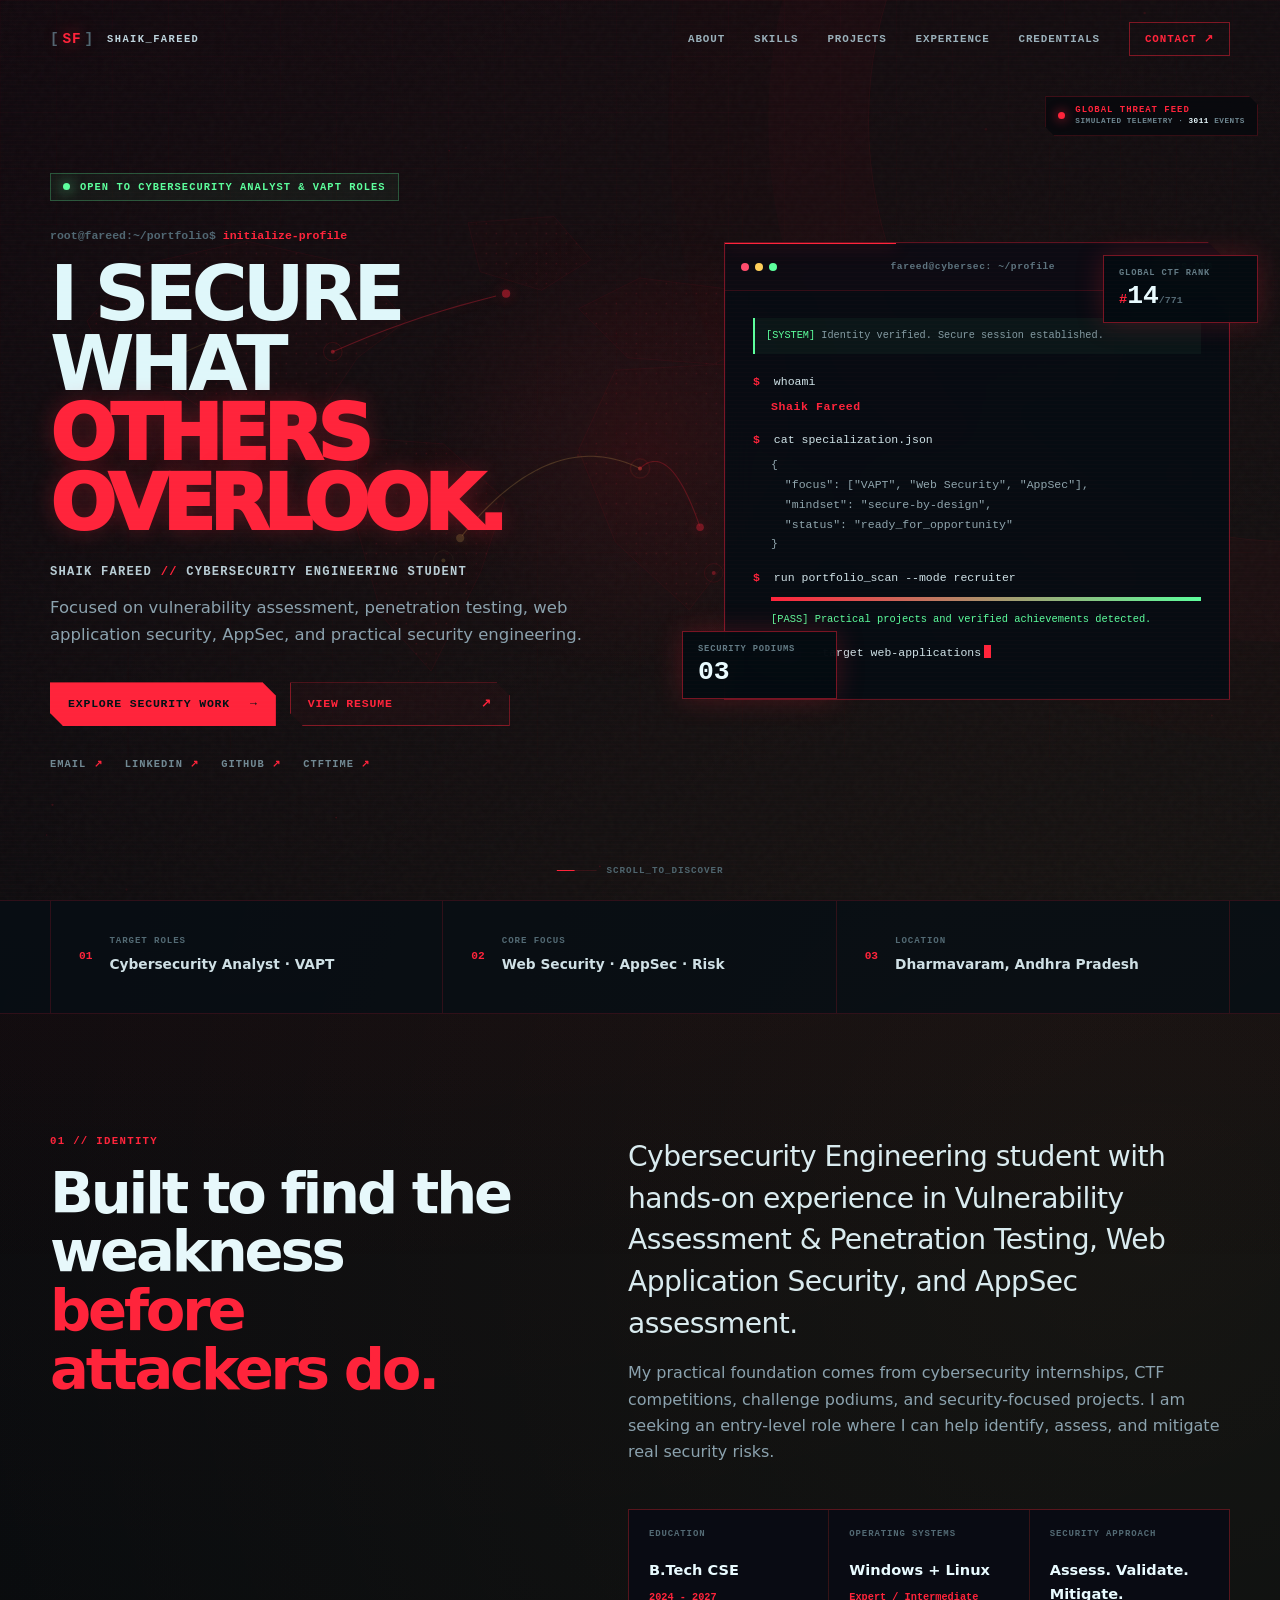
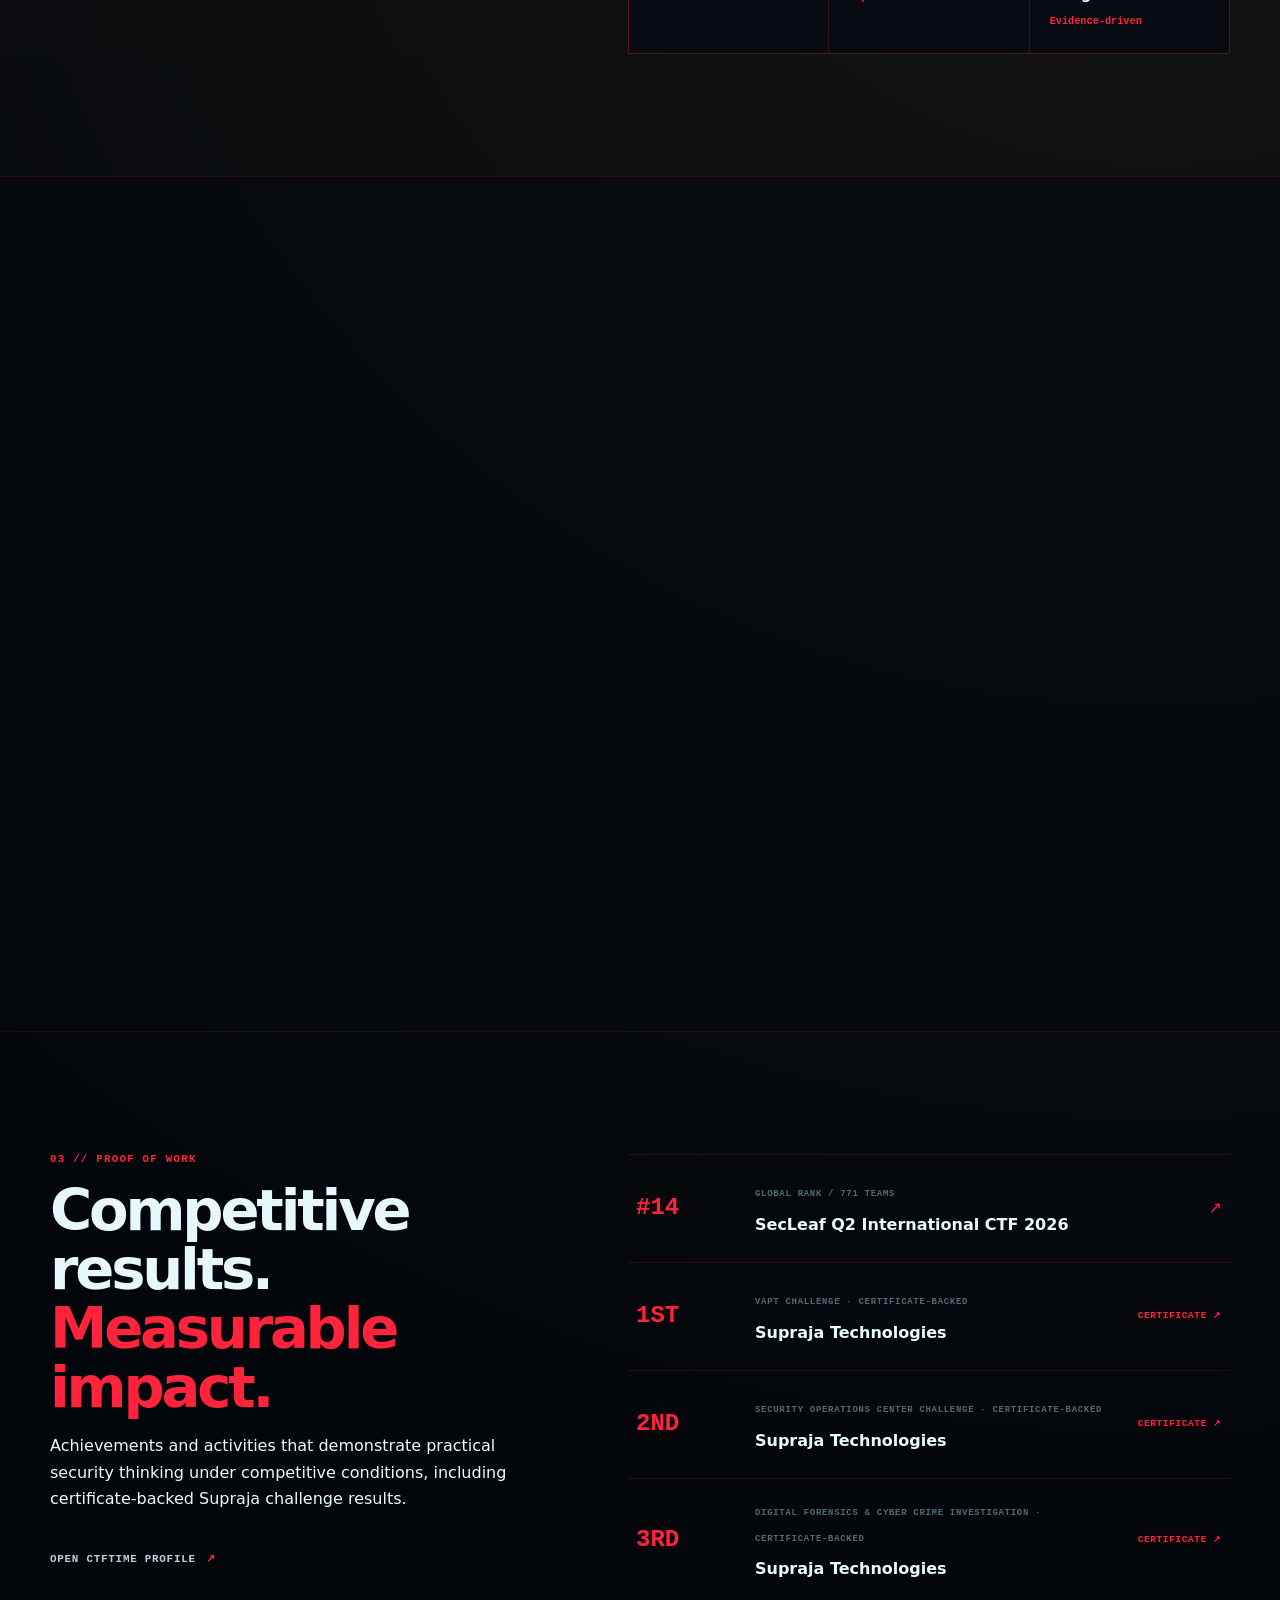
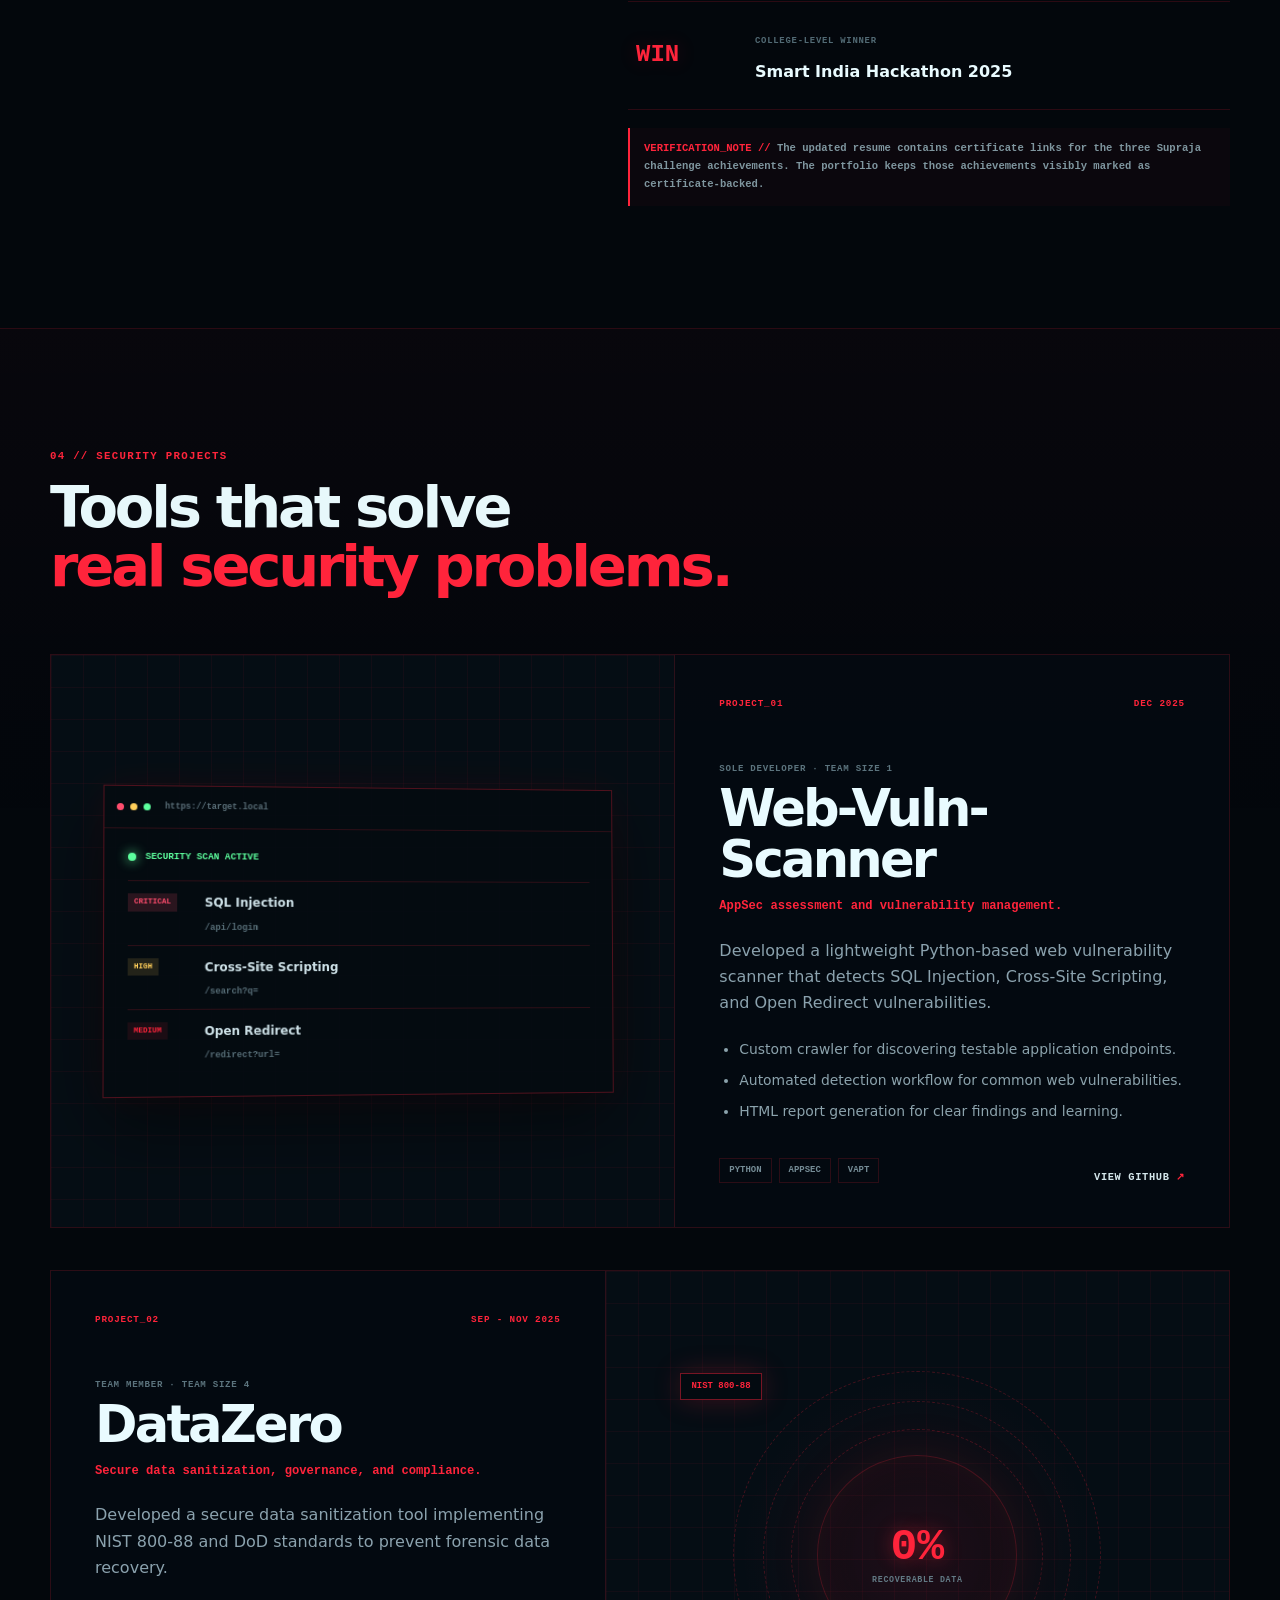
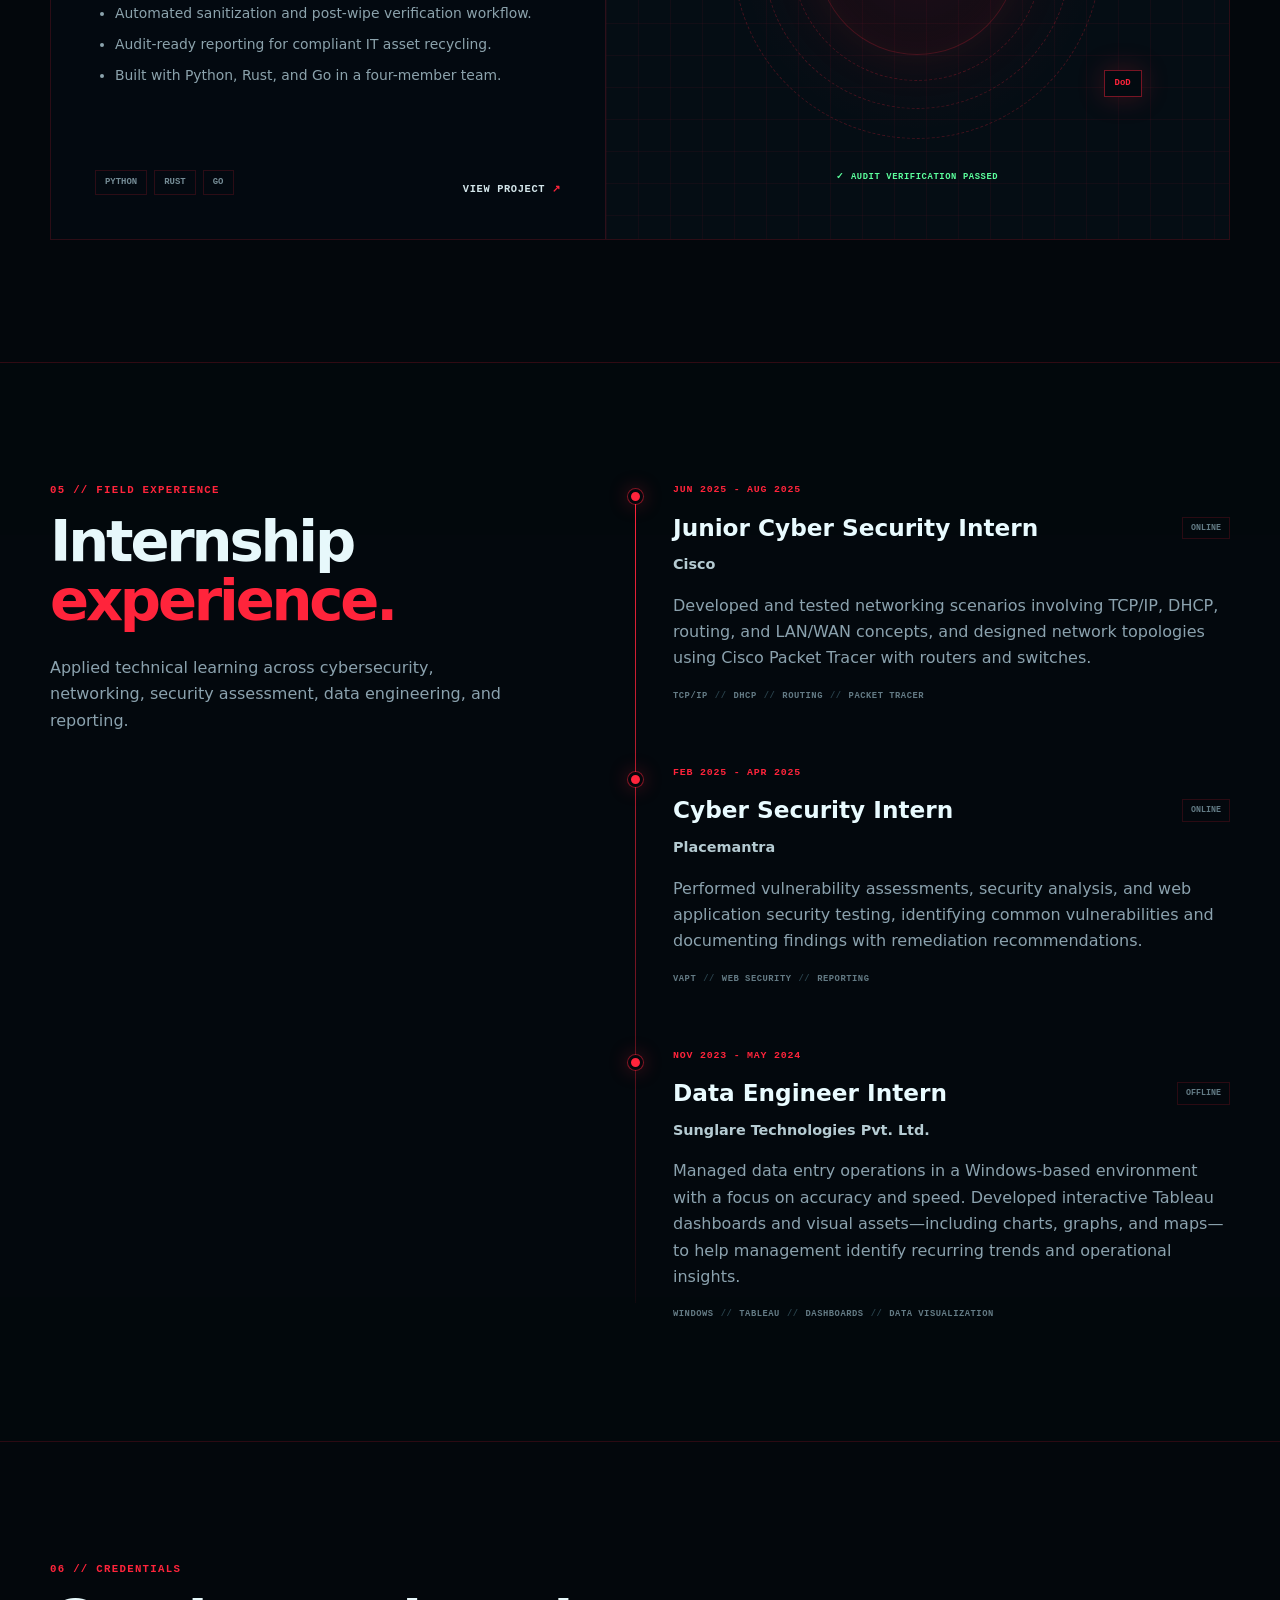
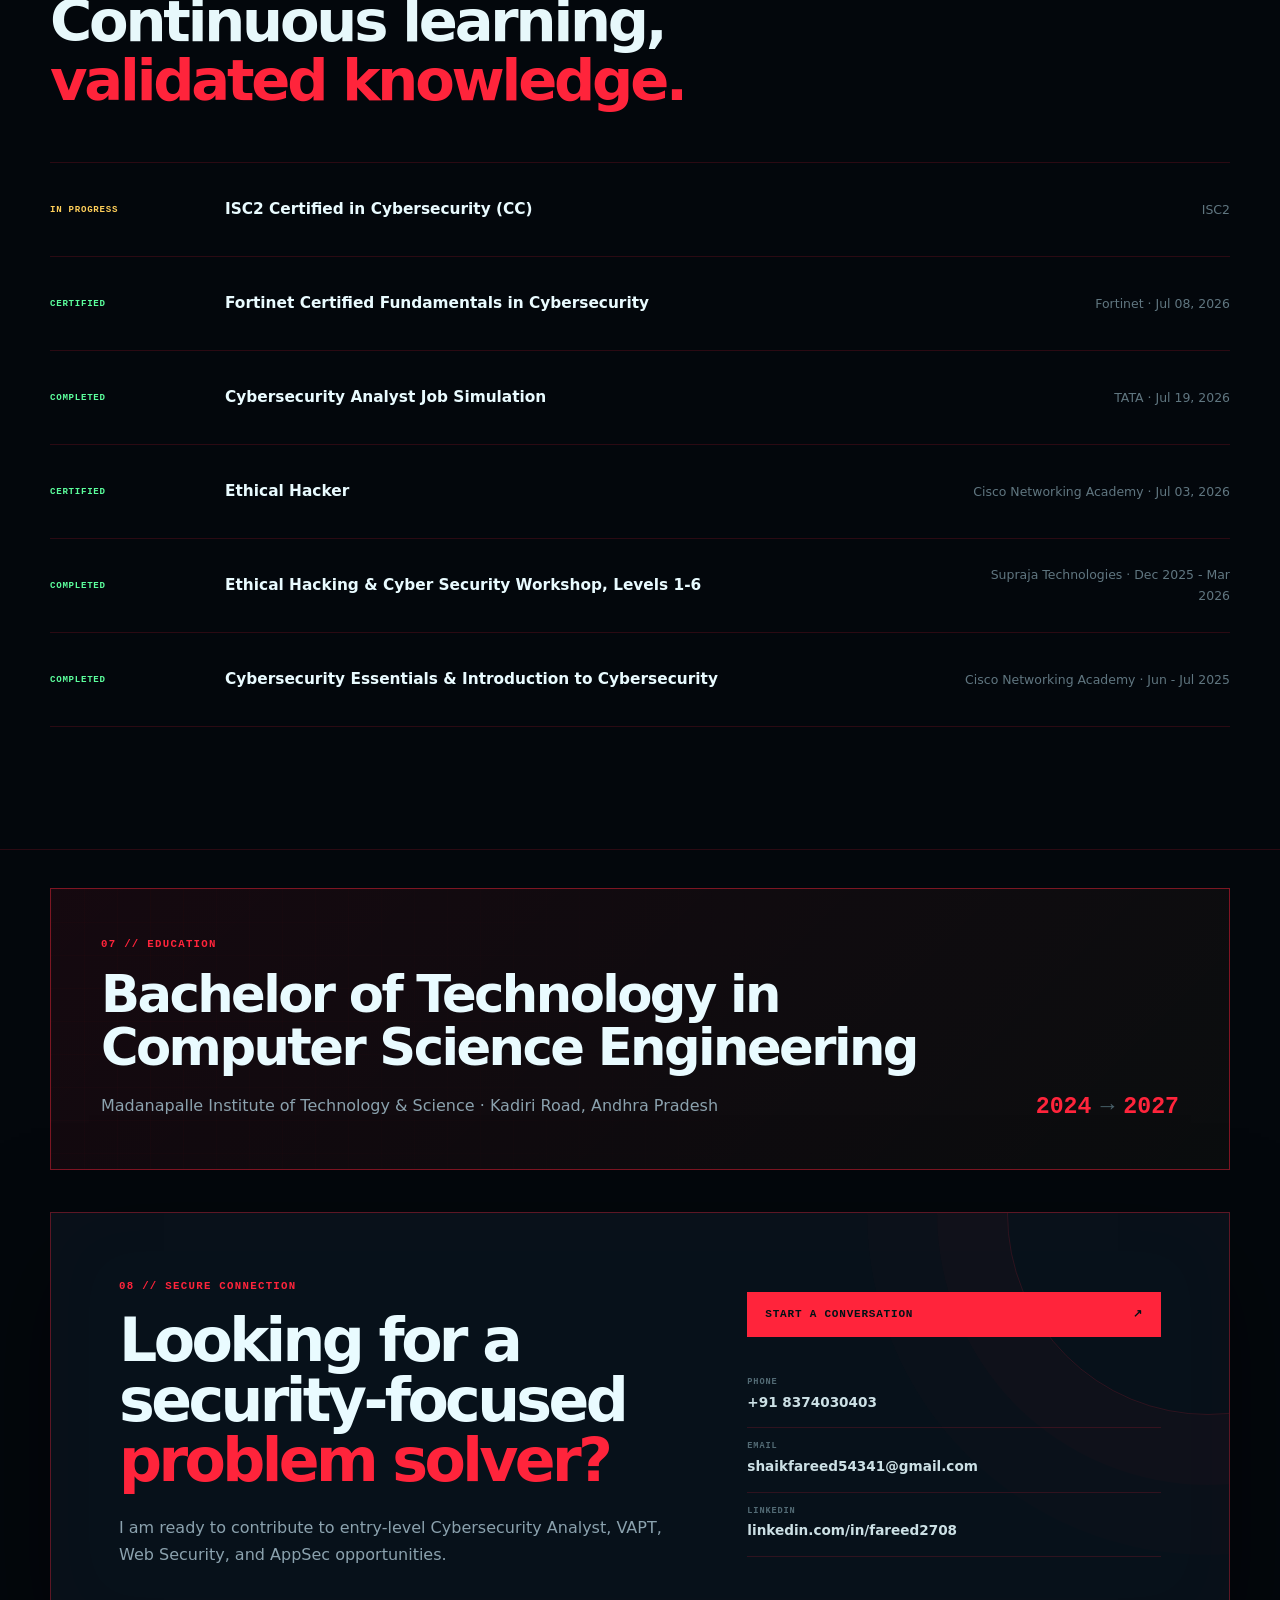
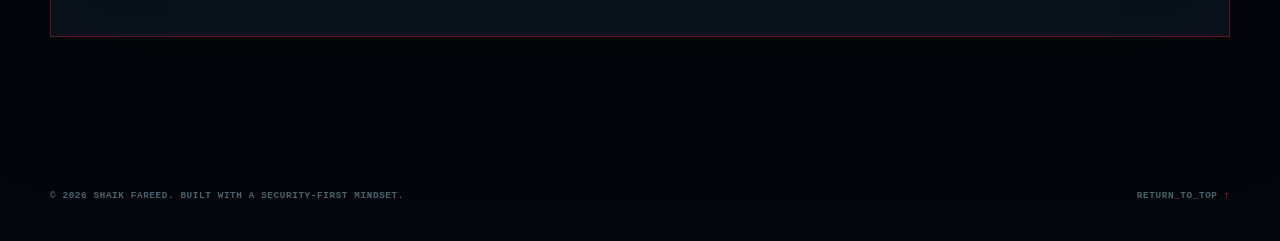
<file: index.html>
<!doctype html>
<html lang="en">
<head>
  <meta charset="utf-8">
  <meta name="viewport" content="width=device-width, initial-scale=1">
  <meta name="description" content="Shaik Fareed is a cybersecurity engineering student specializing in VAPT, web application security, AppSec, vulnerability management, and security testing.">
  <meta name="keywords" content="Shaik Fareed, cybersecurity portfolio, VAPT, web application security, AppSec, penetration testing, vulnerability assessment, cybersecurity analyst">
  <meta name="author" content="Shaik Fareed">
  <meta name="theme-color" content="#05090f">
  <meta name="color-scheme" content="dark">

  <meta property="og:type" content="website">
  <meta property="og:site_name" content="Shaik Fareed Cybersecurity Portfolio">
  <meta property="og:title" content="Shaik Fareed | Cybersecurity • VAPT • AppSec">
  <meta property="og:description" content="Explore Shaik Fareed's VAPT, web application security and AppSec projects, achievements, experience, and certifications.">
  <meta property="og:url" content="https://fareed-sunny.github.io/shaik-fareed-portfolio/">
  <meta property="og:image" content="https://fareed-sunny.github.io/shaik-fareed-portfolio/assets/social-preview.png">
  <meta property="og:image:width" content="1200">
  <meta property="og:image:height" content="630">
  <meta property="og:image:alt" content="Shaik Fareed cybersecurity portfolio social preview">

  <meta name="twitter:card" content="summary_large_image">
  <meta name="twitter:title" content="Shaik Fareed | Cybersecurity • VAPT • AppSec">
  <meta name="twitter:description" content="Cybersecurity portfolio featuring practical VAPT, AppSec and secure data sanitization projects.">
  <meta name="twitter:image" content="https://fareed-sunny.github.io/shaik-fareed-portfolio/assets/social-preview.png">

  <link rel="canonical" href="https://fareed-sunny.github.io/shaik-fareed-portfolio/">
  <link rel="icon" href="assets/favicon.svg" type="image/svg+xml">
  <link rel="stylesheet" href="styles.css">
  <title>Shaik Fareed | Cybersecurity Portfolio</title>

  <script type="application/ld+json">
  {
    "@context": "https://schema.org",
    "@type": "Person",
    "name": "Shaik Fareed",
    "url": "https://fareed-sunny.github.io/shaik-fareed-portfolio/",
    "image": "https://fareed-sunny.github.io/shaik-fareed-portfolio/assets/social-preview.png",
    "jobTitle": "Cybersecurity Engineering Student",
    "description": "Cybersecurity Engineering student focused on VAPT, Web Application Security and AppSec.",
    "email": "mailto:shaikfareed54341@gmail.com",
    "telephone": "+91-8374030403",
    "address": {
      "@type": "PostalAddress",
      "addressLocality": "Dharmavaram",
      "addressRegion": "Andhra Pradesh",
      "postalCode": "515671",
      "addressCountry": "IN"
    },
    "sameAs": [
      "https://www.linkedin.com/in/fareed2708/",
      "https://github.com/Fareed-sunny",
      "https://ctftime.org/team/437108"
    ],
    "alumniOf": {
      "@type": "CollegeOrUniversity",
      "name": "Madanapalle Institute of Technology & Science"
    },
    "knowsAbout": [
      "Vulnerability Assessment and Penetration Testing",
      "Web Application Security",
      "Application Security",
      "Vulnerability Management",
      "Incident Response",
      "Network Security",
      "OSINT",
      "Risk Assessment"
    ]
  }
  </script>
</head>
<body>
  <a class="skip-link" href="#main">Skip to main content</a>

  <canvas id="threat-map" aria-hidden="true"></canvas>
  <canvas id="cyber-canvas" aria-hidden="true"></canvas>
  <div class="threat-status" aria-hidden="true">
    <span class="threat-status-dot"></span>
    <div><strong>GLOBAL THREAT FEED</strong><small>SIMULATED TELEMETRY · <b id="threat-count">0000</b> EVENTS</small></div>
  </div>
  <div class="noise" aria-hidden="true"></div>
  <div class="scanlines" aria-hidden="true"></div>
  <div class="cursor-aura" aria-hidden="true"></div>

  <header class="site-header" id="top">
    <div class="shell navigation">
      <a class="brand" href="#top" aria-label="Shaik Fareed portfolio home">
        <span class="brand-bracket">[</span><span class="brand-name">SF</span><span class="brand-bracket">]</span>
        <span class="brand-label">SHAIK_FAREED</span>
      </a>

      <button class="menu-toggle" type="button" aria-label="Open menu" aria-expanded="false" aria-controls="primary-nav">
        <span></span><span></span><span></span>
      </button>

      <nav id="primary-nav" class="primary-nav" aria-label="Primary navigation">
        <a href="#about">About</a>
        <a href="#skills">Skills</a>
        <a href="#projects">Projects</a>
        <a href="#experience">Experience</a>
        <a href="#credentials">Credentials</a>
        <a class="nav-contact" href="#contact">Contact <span>↗</span></a>
      </nav>
    </div>
  </header>

  <main id="main">
    <section class="hero section" aria-labelledby="hero-title">
      <div class="shell hero-layout">
        <div class="hero-copy reveal">
          <div class="availability"><i></i> OPEN TO CYBERSECURITY ANALYST &amp; VAPT ROLES</div>
          <p class="command-label">root@fareed:~/portfolio$ <span>initialize-profile</span></p>
          <h1 id="hero-title">
            <span class="intro">I secure what</span>
            <span class="glitch" data-text="OTHERS OVERLOOK.">OTHERS OVERLOOK.</span>
          </h1>
          <p class="hero-name">SHAIK FAREED <span>//</span> CYBERSECURITY ENGINEERING STUDENT</p>
          <p class="hero-summary">
            Focused on vulnerability assessment, penetration testing, web application security, AppSec, and practical security engineering.
          </p>

          <div class="hero-actions">
            <a class="cyber-button primary" href="#projects"><span>Explore Security Work</span><b>→</b></a>
            <a class="cyber-button ghost" href="assets/Shaik_Fareed_Resume.pdf" target="_blank" rel="noopener"><span>View Resume</span><b>↗</b></a>
          </div>

          <div class="social-strip" aria-label="Professional links">
            <a href="mailto:shaikfareed54341@gmail.com">EMAIL <span>↗</span></a>
            <a href="https://www.linkedin.com/in/fareed2708/" target="_blank" rel="noopener noreferrer">LINKEDIN <span>↗</span></a>
            <a href="https://github.com/Fareed-sunny" target="_blank" rel="noopener noreferrer">GITHUB <span>↗</span></a>
            <a href="https://ctftime.org/team/437108" target="_blank" rel="noopener noreferrer">CTFTIME <span>↗</span></a>
          </div>
        </div>

        <div class="hero-console reveal" aria-label="Interactive cybersecurity profile terminal">
          <div class="console-frame">
            <div class="console-topbar">
              <div class="window-controls" aria-hidden="true"><span></span><span></span><span></span></div>
              <p>fareed@cybersec: ~/profile</p>
              <span class="encrypted">AES-256</span>
            </div>
            <div class="console-body">
              <div class="system-line"><span>[SYSTEM]</span> Identity verified. Secure session established.</div>
              <p><b>$</b> whoami</p>
              <div class="terminal-result accent">Shaik Fareed</div>
              <p><b>$</b> cat specialization.json</p>
              <pre class="terminal-result"><code>{
  "focus": ["VAPT", "Web Security", "AppSec"],
  "mindset": "secure-by-design",
  "status": "ready_for_opportunity"
}</code></pre>
              <p><b>$</b> run portfolio_scan --mode recruiter</p>
              <div class="scan-progress" aria-label="Recruiter portfolio scan">
                <span></span>
              </div>
              <div class="terminal-result success">[PASS] Practical projects and verified achievements detected.</div>
              <p class="typing-row"><b>$</b> <span id="terminal-typing"></span><i></i></p>
            </div>
          </div>

          <div class="floating-stat stat-one">
            <span>GLOBAL CTF RANK</span>
            <strong><em>#</em>14<small>/771</small></strong>
          </div>
          <div class="floating-stat stat-two">
            <span>SECURITY PODIUMS</span>
            <strong>03</strong>
          </div>
        </div>
      </div>
      <a class="scroll-cue" href="#about" aria-label="Scroll to about section"><span></span>SCROLL_TO_DISCOVER</a>
    </section>

    <section class="recruiter-bar" aria-label="Recruiter summary">
      <div class="shell recruiter-grid">
        <article><span>01</span><div><small>TARGET ROLES</small><strong>Cybersecurity Analyst · VAPT</strong></div></article>
        <article><span>02</span><div><small>CORE FOCUS</small><strong>Web Security · AppSec · Risk</strong></div></article>
        <article><span>03</span><div><small>LOCATION</small><strong>Dharmavaram, Andhra Pradesh</strong></div></article>
      </div>
    </section>

    <section class="section about-section" id="about" aria-labelledby="about-title">
      <div class="shell split-layout">
        <div class="section-heading reveal">
          <p class="section-code">01 // IDENTITY</p>
          <h2 id="about-title">Built to find the weakness<br><span>before attackers do.</span></h2>
        </div>
        <div class="about-copy reveal">
          <p class="lead">Cybersecurity Engineering student with hands-on experience in Vulnerability Assessment &amp; Penetration Testing, Web Application Security, and AppSec assessment.</p>
          <p>My practical foundation comes from cybersecurity internships, CTF competitions, challenge podiums, and security-focused projects. I am seeking an entry-level role where I can help identify, assess, and mitigate real security risks.</p>
          <div class="identity-grid">
            <article><small>EDUCATION</small><strong>B.Tech CSE</strong><span>2024 - 2027</span></article>
            <article><small>OPERATING SYSTEMS</small><strong>Windows + Linux</strong><span>Expert / Intermediate</span></article>
            <article><small>SECURITY APPROACH</small><strong>Assess. Validate. Mitigate.</strong><span>Evidence-driven</span></article>
          </div>
        </div>
      </div>
    </section>

    <section class="section skills-section" id="skills" aria-labelledby="skills-title">
      <div class="shell">
        <div class="section-heading centered reveal">
          <p class="section-code">02 // SECURITY STACK</p>
          <h2 id="skills-title">Technical capabilities</h2>
          <p>A practical skill set centered on offensive testing, application security, risk analysis, and defensive awareness.</p>
        </div>

        <div class="skill-matrix">
          <article class="skill-card featured reveal">
            <div class="card-corners" aria-hidden="true"></div>
            <div class="skill-icon">01</div>
            <h3>VAPT &amp; AppSec</h3>
            <p>Vulnerability assessment, penetration testing, web application security, AppSec assessment, and vulnerability management.</p>
            <div class="signal-bars" aria-label="Primary focus strength"><span></span><span></span><span></span><span></span><span></span></div>
          </article>
          <article class="skill-card reveal">
            <div class="card-corners" aria-hidden="true"></div>
            <div class="skill-icon">02</div>
            <h3>Security Operations</h3>
            <p>Incident response, risk assessment, vulnerability triage, and security analysis informed by SOC challenge experience.</p>
            <div class="signal-bars four" aria-label="Strong focus strength"><span></span><span></span><span></span><span></span><span></span></div>
          </article>
          <article class="skill-card reveal">
            <div class="card-corners" aria-hidden="true"></div>
            <div class="skill-icon">03</div>
            <h3>Network &amp; OSINT</h3>
            <p>Network security, OSINT, TCP/IP, DHCP, routing, LAN/WAN concepts, and security-focused network analysis.</p>
            <div class="signal-bars four" aria-label="Strong focus strength"><span></span><span></span><span></span><span></span><span></span></div>
          </article>
        </div>

        <div class="capability-cloud reveal" aria-label="Security domain keywords">
          <span>VAPT</span><span>WEB APPLICATION SECURITY</span><span>APPSEC</span><span>VULNERABILITY MANAGEMENT</span><span>INCIDENT RESPONSE</span><span>NETWORK SECURITY</span><span>OSINT</span><span>RISK ASSESSMENT</span>
        </div>
      </div>
    </section>

    <section class="section achievements-section" id="achievements" aria-labelledby="achievements-title">
      <div class="shell split-layout achievement-layout">
        <div class="section-heading reveal">
          <p class="section-code">03 // PROOF OF WORK</p>
          <h2 id="achievements-title">Competitive results.<br><span>Measurable impact.</span></h2>
          <p>Achievements and activities that demonstrate practical security thinking under competitive conditions, including certificate-backed Supraja challenge results.</p>
          <a class="inline-link" href="https://ctftime.org/team/437108" target="_blank" rel="noopener noreferrer">Open CTFtime profile <span>↗</span></a>
        </div>

        <div class="achievement-list">
          <a class="achievement-row reveal" href="https://ctftime.org/team/437108" target="_blank" rel="noopener noreferrer">
            <div class="achievement-rank">#14</div>
            <div><small>GLOBAL RANK / 771 TEAMS</small><h3>SecLeaf Q2 International CTF 2026</h3></div>
            <span>↗</span>
          </a>
          <a class="achievement-row reveal certificate-row" href="assets/Shaik_Fareed_Resume.pdf#page=1" target="_blank" rel="noopener">
            <div class="achievement-rank">1ST</div>
            <div><small>VAPT CHALLENGE · CERTIFICATE-BACKED</small><h3>Supraja Technologies</h3></div>
            <span class="certificate-proof">CERTIFICATE ↗</span>
          </a>
          <a class="achievement-row reveal certificate-row" href="assets/Shaik_Fareed_Resume.pdf#page=1" target="_blank" rel="noopener">
            <div class="achievement-rank">2ND</div>
            <div><small>SECURITY OPERATIONS CENTER CHALLENGE · CERTIFICATE-BACKED</small><h3>Supraja Technologies</h3></div>
            <span class="certificate-proof">CERTIFICATE ↗</span>
          </a>
          <a class="achievement-row reveal certificate-row" href="assets/Shaik_Fareed_Resume.pdf#page=1" target="_blank" rel="noopener">
            <div class="achievement-rank">3RD</div>
            <div><small>DIGITAL FORENSICS &amp; CYBER CRIME INVESTIGATION · CERTIFICATE-BACKED</small><h3>Supraja Technologies</h3></div>
            <span class="certificate-proof">CERTIFICATE ↗</span>
          </a>
          <article class="achievement-row reveal">
            <div class="achievement-rank">WIN</div>
            <div><small>COLLEGE-LEVEL WINNER</small><h3>Smart India Hackathon 2025</h3></div>
          </article>
          <p class="certificate-note reveal"><span>VERIFICATION_NOTE //</span> The updated resume contains certificate links for the three Supraja challenge achievements. The portfolio keeps those achievements visibly marked as certificate-backed.</p>
        </div>
      </div>
    </section>

    <section class="section projects-section" id="projects" aria-labelledby="projects-title">
      <div class="shell">
        <div class="section-heading reveal">
          <p class="section-code">04 // SECURITY PROJECTS</p>
          <h2 id="projects-title">Tools that solve<br><span>real security problems.</span></h2>
        </div>

        <div class="project-stack">
          <article class="project-case reveal">
            <div class="project-visual scanner-visual" aria-hidden="true">
              <div class="browser-frame">
                <div class="browser-top"><i></i><i></i><i></i><span>https://target.local</span></div>
                <div class="browser-body">
                  <div class="scan-target"><span></span><b>SECURITY SCAN ACTIVE</b></div>
                  <div class="finding critical"><span>CRITICAL</span><strong>SQL Injection</strong><small>/api/login</small></div>
                  <div class="finding high"><span>HIGH</span><strong>Cross-Site Scripting</strong><small>/search?q=</small></div>
                  <div class="finding medium"><span>MEDIUM</span><strong>Open Redirect</strong><small>/redirect?url=</small></div>
                </div>
              </div>
            </div>
            <div class="project-content">
              <div class="project-meta"><span>PROJECT_01</span><span>DEC 2025</span></div>
              <p class="project-role">SOLE DEVELOPER · TEAM SIZE 1</p>
              <h3>Web-Vuln-Scanner</h3>
              <p class="project-tagline">AppSec assessment and vulnerability management.</p>
              <p>Developed a lightweight Python-based web vulnerability scanner that detects SQL Injection, Cross-Site Scripting, and Open Redirect vulnerabilities.</p>
              <ul>
                <li>Custom crawler for discovering testable application endpoints.</li>
                <li>Automated detection workflow for common web vulnerabilities.</li>
                <li>HTML report generation for clear findings and learning.</li>
              </ul>
              <div class="project-footer">
                <div><span>PYTHON</span><span>APPSEC</span><span>VAPT</span></div>
                <a href="https://github.com/Fareed-sunny" target="_blank" rel="noopener noreferrer">View GitHub <b>↗</b></a>
              </div>
            </div>
          </article>

          <article class="project-case reverse reveal">
            <div class="project-visual datazero-visual" aria-hidden="true">
              <div class="data-core">
                <div class="core-ring r1"></div><div class="core-ring r2"></div><div class="core-ring r3"></div>
                <strong>0%</strong><span>RECOVERABLE DATA</span>
              </div>
              <div class="standard-tag nist">NIST 800-88</div>
              <div class="standard-tag dod">DoD</div>
              <div class="verification">✓ AUDIT VERIFICATION PASSED</div>
            </div>
            <div class="project-content">
              <div class="project-meta"><span>PROJECT_02</span><span>SEP - NOV 2025</span></div>
              <p class="project-role">TEAM MEMBER · TEAM SIZE 4</p>
              <h3>DataZero</h3>
              <p class="project-tagline">Secure data sanitization, governance, and compliance.</p>
              <p>Developed a secure data sanitization tool implementing NIST 800-88 and DoD standards to prevent forensic data recovery.</p>
              <ul>
                <li>Automated sanitization and post-wipe verification workflow.</li>
                <li>Audit-ready reporting for compliant IT asset recycling.</li>
                <li>Built with Python, Rust, and Go in a four-member team.</li>
              </ul>
              <div class="project-footer">
                <div><span>PYTHON</span><span>RUST</span><span>GO</span></div>
                <a href="https://github.com/Fareed-sunny/DataZero" target="_blank" rel="noopener noreferrer">View Project <b>↗</b></a>
              </div>
            </div>
          </article>
        </div>
      </div>
    </section>

    <section class="section experience-section" id="experience" aria-labelledby="experience-title">
      <div class="shell split-layout">
        <div class="section-heading sticky reveal">
          <p class="section-code">05 // FIELD EXPERIENCE</p>
          <h2 id="experience-title">Internship<br><span>experience.</span></h2>
          <p>Applied technical learning across cybersecurity, networking, security assessment, data engineering, and reporting.</p>
        </div>
        <div class="timeline">
          <article class="timeline-entry reveal">
            <div class="timeline-node"></div>
            <p class="timeline-date">JUN 2025 - AUG 2025</p>
            <div class="timeline-header"><h3>Junior Cyber Security Intern</h3><span>ONLINE</span></div>
            <h4>Cisco</h4>
            <p>Developed and tested networking scenarios involving TCP/IP, DHCP, routing, and LAN/WAN concepts, and designed network topologies using Cisco Packet Tracer with routers and switches.</p>
            <div class="timeline-tags"><span>TCP/IP</span><span>DHCP</span><span>ROUTING</span><span>PACKET TRACER</span></div>
          </article>
          <article class="timeline-entry reveal">
            <div class="timeline-node"></div>
            <p class="timeline-date">FEB 2025 - APR 2025</p>
            <div class="timeline-header"><h3>Cyber Security Intern</h3><span>ONLINE</span></div>
            <h4>Placemantra</h4>
            <p>Performed vulnerability assessments, security analysis, and web application security testing, identifying common vulnerabilities and documenting findings with remediation recommendations.</p>
            <div class="timeline-tags"><span>VAPT</span><span>WEB SECURITY</span><span>REPORTING</span></div>
          </article>
          <article class="timeline-entry reveal">
            <div class="timeline-node"></div>
            <p class="timeline-date">NOV 2023 - MAY 2024</p>
            <div class="timeline-header"><h3>Data Engineer Intern</h3><span>OFFLINE</span></div>
            <h4>Sunglare Technologies Pvt. Ltd.</h4>
            <p>Managed data entry operations in a Windows-based environment with a focus on accuracy and speed. Developed interactive Tableau dashboards and visual assets—including charts, graphs, and maps—to help management identify recurring trends and operational insights.</p>
            <div class="timeline-tags"><span>WINDOWS</span><span>TABLEAU</span><span>DASHBOARDS</span><span>DATA VISUALIZATION</span></div>
          </article>
        </div>
      </div>
    </section>

    <section class="section credentials-section" id="credentials" aria-labelledby="credentials-title">
      <div class="shell">
        <div class="section-heading reveal">
          <p class="section-code">06 // CREDENTIALS</p>
          <h2 id="credentials-title">Continuous learning,<br><span>validated knowledge.</span></h2>
        </div>
        <div class="credential-list">
          <article class="credential-row reveal"><span class="credential-state progress">IN PROGRESS</span><h3>ISC2 Certified in Cybersecurity (CC)</h3><p>ISC2</p></article>
          <article class="credential-row reveal"><span class="credential-state">CERTIFIED</span><h3>Fortinet Certified Fundamentals in Cybersecurity</h3><p>Fortinet · Jul 08, 2026</p></article>
          <article class="credential-row reveal"><span class="credential-state">COMPLETED</span><h3>Cybersecurity Analyst Job Simulation</h3><p>TATA · Jul 19, 2026</p></article>
          <article class="credential-row reveal"><span class="credential-state">CERTIFIED</span><h3>Ethical Hacker</h3><p>Cisco Networking Academy · Jul 03, 2026</p></article>
          <article class="credential-row reveal"><span class="credential-state">COMPLETED</span><h3>Ethical Hacking &amp; Cyber Security Workshop, Levels 1-6</h3><p>Supraja Technologies · Dec 2025 - Mar 2026</p></article>
          <article class="credential-row reveal"><span class="credential-state">COMPLETED</span><h3>Cybersecurity Essentials &amp; Introduction to Cybersecurity</h3><p>Cisco Networking Academy · Jun - Jul 2025</p></article>
        </div>
      </div>
    </section>

    <section class="education-section">
      <div class="shell">
        <article class="education-card reveal">
          <div>
            <p class="section-code">07 // EDUCATION</p>
            <h2>Bachelor of Technology in<br>Computer Science Engineering</h2>
            <p>Madanapalle Institute of Technology &amp; Science · Kadiri Road, Andhra Pradesh</p>
          </div>
          <strong>2024<span>→</span>2027</strong>
        </article>
      </div>
    </section>

    <section class="section contact-section" id="contact" aria-labelledby="contact-title">
      <div class="shell contact-panel reveal">
        <div class="contact-copy">
          <p class="section-code">08 // SECURE CONNECTION</p>
          <h2 id="contact-title">Looking for a security-focused<br><span>problem solver?</span></h2>
          <p>I am ready to contribute to entry-level Cybersecurity Analyst, VAPT, Web Security, and AppSec opportunities.</p>
        </div>
        <div class="contact-actions">
          <a class="contact-primary" href="mailto:shaikfareed54341@gmail.com?subject=Cybersecurity%20Opportunity%20for%20Shaik%20Fareed">Start a conversation <span>↗</span></a>
          <a href="tel:+918374030403"><small>PHONE</small><strong>+91 8374030403</strong></a>
          <a href="mailto:shaikfareed54341@gmail.com"><small>EMAIL</small><strong>shaikfareed54341@gmail.com</strong></a>
          <a href="https://www.linkedin.com/in/fareed2708/" target="_blank" rel="noopener noreferrer"><small>LINKEDIN</small><strong>linkedin.com/in/fareed2708</strong></a>
        </div>
      </div>
    </section>
  </main>

  <footer class="site-footer">
    <div class="shell">
      <p>© <span id="year"></span> SHAIK FAREED. BUILT WITH A SECURITY-FIRST MINDSET.</p>
      <a href="#top">RETURN_TO_TOP <span>↑</span></a>
    </div>
  </footer>

  <script src="script.js"></script>
</body>
</html>
</file>
<file: styles.css>
:root {
  --bg: #03070c;
  --bg-soft: #070d14;
  --panel: rgba(8, 17, 27, .82);
  --panel-solid: #08111b;
  --text: #e9fbff;
  --muted: #8ba2ae;
  --dim: #526873;
  --cyan: #00f6ff;
  --cyan-soft: #67fbff;
  --neon-rgb: 0, 246, 255;
  --neon-soft-rgb: 103, 251, 255;
  --green: #5cff9d;
  --green-rgb: 92, 255, 157;
  --violet: #8b5cff;
  --violet-rgb: 139, 92, 255;
  --red: #ff4d6d;
  --amber: #ffcf5a;
  --line: rgba(var(--neon-rgb), .16);
  --line-bright: rgba(var(--neon-rgb), .46);
  --glow: 0 0 28px rgba(var(--neon-rgb), .22);
  --shell: min(1180px, calc(100vw - 42px));
  --radius: 18px;
  --mono: "SFMono-Regular", Consolas, "Liberation Mono", Menlo, monospace;
  --sans: Inter, ui-sans-serif, system-ui, -apple-system, BlinkMacSystemFont, "Segoe UI", sans-serif;
}

* { box-sizing: border-box; }
:where(.brand-name, .primary-nav a, .cyber-button, .console-frame, .skill-card, .achievement-card, .project-card, .timeline-node, .credential-row, .contact-panel, .data-core, .standard-tag, .threat-status, .threat-status-dot) {
  transition: color .7s ease, border-color .7s ease, background-color .7s ease, box-shadow .7s ease, text-shadow .7s ease;
}
html { scroll-behavior: smooth; }
body {
  margin: 0;
  min-width: 320px;
  overflow-x: hidden;
  background:
    radial-gradient(circle at 18% -10%, rgba(var(--neon-rgb), .08), transparent 28%),
    radial-gradient(circle at 90% 15%, rgba(var(--violet-rgb), .07), transparent 26%),
    var(--bg);
  color: var(--text);
  font-family: var(--sans);
  line-height: 1.65;
  -webkit-font-smoothing: antialiased;
}

::selection { background: var(--cyan); color: #001014; }
a { color: inherit; text-decoration: none; }
button, a { -webkit-tap-highlight-color: transparent; }
img, svg { display: block; max-width: 100%; }

.skip-link { position: fixed; z-index: 9999; top: 12px; left: 12px; padding: 10px 14px; background: var(--cyan); color: #001216; font-weight: 900; transform: translateY(-150%); }
.skip-link:focus { transform: translateY(0); }
.shell { width: var(--shell); margin-inline: auto; }
.section { position: relative; padding: 122px 0; }

#threat-map { position: fixed; z-index: -5; inset: 0; width: 100%; height: 100%; opacity: .82; pointer-events: none; }
#cyber-canvas { position: fixed; z-index: -4; inset: 0; width: 100%; height: 100%; opacity: .32; pointer-events: none; }
.threat-status { position: fixed; z-index: 22; top: 96px; right: 22px; display: flex; align-items: center; gap: 10px; padding: 9px 12px; border: 1px solid rgba(var(--neon-rgb), .22); background: rgba(3, 7, 12, .62); box-shadow: 0 0 24px rgba(var(--neon-rgb), .08); backdrop-filter: blur(12px); pointer-events: none; clip-path: polygon(0 0, calc(100% - 9px) 0, 100% 9px, 100% 100%, 9px 100%, 0 calc(100% - 9px)); }
.threat-status-dot { width: 7px; height: 7px; border-radius: 50%; background: var(--cyan); box-shadow: 0 0 12px var(--cyan); animation: pulseDot 1.1s ease-in-out infinite; }
.threat-status div { display: grid; gap: 3px; }
.threat-status strong { color: var(--cyan); font: 850 .56rem/1 var(--mono); letter-spacing: .11em; }
.threat-status small { color: #6f8791; font: 700 .48rem/1 var(--mono); letter-spacing: .07em; }
.threat-status b { color: var(--text); font-weight: 850; }
.noise { position: fixed; z-index: -2; inset: 0; pointer-events: none; opacity: .035; background-image: url("data:image/svg+xml,%3Csvg viewBox='0 0 180 180' xmlns='http://www.w3.org/2000/svg'%3E%3Cfilter id='n'%3E%3CfeTurbulence type='fractalNoise' baseFrequency='.85' numOctaves='3' stitchTiles='stitch'/%3E%3C/filter%3E%3Crect width='100%25' height='100%25' filter='url(%23n)' opacity='.7'/%3E%3C/svg%3E"); }
.scanlines { position: fixed; z-index: 20; inset: 0; pointer-events: none; opacity: .035; background: repeating-linear-gradient(0deg, transparent 0 3px, var(--cyan) 4px); mix-blend-mode: screen; }
.cursor-aura { position: fixed; z-index: -1; width: 500px; height: 500px; left: -250px; top: -250px; border-radius: 50%; pointer-events: none; background: radial-gradient(circle, rgba(var(--neon-rgb),.08), transparent 66%); transform: translate3d(var(--mouse-x, 50vw), var(--mouse-y, 50vh), 0); transition: opacity .2s ease; }

.site-header { position: fixed; z-index: 100; inset: 0 0 auto; border-bottom: 1px solid transparent; transition: background .25s ease, border-color .25s ease, backdrop-filter .25s ease; }
.site-header.scrolled { border-color: var(--line); background: rgba(3, 7, 12, .78); backdrop-filter: blur(18px); }
.navigation { min-height: 78px; display: flex; align-items: center; justify-content: space-between; gap: 30px; }
.brand { display: inline-flex; align-items: center; gap: 3px; font: 800 .9rem/1 var(--mono); letter-spacing: .06em; }
.brand-name { color: var(--cyan); text-shadow: 0 0 18px rgba(var(--neon-rgb),.6); }
.brand-bracket { color: var(--dim); }
.brand-label { margin-left: 10px; color: #bfd5de; font-size: .65rem; letter-spacing: .14em; }
.primary-nav { display: flex; align-items: center; gap: 29px; }
.primary-nav a { position: relative; color: #9ab0ba; font: 700 .68rem/1 var(--mono); letter-spacing: .08em; text-transform: uppercase; transition: color .2s ease; }
.primary-nav a::after { content: ""; position: absolute; left: 0; right: 100%; bottom: -10px; height: 1px; background: var(--cyan); box-shadow: 0 0 9px var(--cyan); transition: right .25s ease; }
.primary-nav a:hover, .primary-nav a.active { color: var(--cyan); }
.primary-nav a:hover::after, .primary-nav a.active::after { right: 0; }
.primary-nav .nav-contact { padding: 11px 15px; border: 1px solid var(--line-bright); color: var(--cyan); }
.primary-nav .nav-contact::after { display: none; }
.primary-nav .nav-contact:hover { background: rgba(var(--neon-rgb),.08); box-shadow: var(--glow); }
.menu-toggle { display: none; width: 46px; height: 42px; padding: 10px; border: 1px solid var(--line); background: rgba(7,13,20,.8); }
.menu-toggle span { display: block; height: 1px; margin: 5px 0; background: var(--cyan); transition: transform .25s ease, opacity .25s ease; }

.hero { min-height: 100svh; display: grid; align-items: center; padding: 128px 0 86px; overflow: hidden; }
.hero::before { content: ""; position: absolute; z-index: -1; inset: 0; opacity: .38; background-image: linear-gradient(rgba(var(--neon-rgb),.055) 1px, transparent 1px), linear-gradient(90deg, rgba(var(--neon-rgb),.055) 1px, transparent 1px); background-size: 56px 56px; mask-image: linear-gradient(to bottom, black, transparent 88%); }
.hero::after { content: ""; position: absolute; z-index: -1; width: 840px; height: 840px; right: -430px; top: -300px; border: 1px solid rgba(var(--neon-rgb),.08); border-radius: 50%; box-shadow: 0 0 0 100px rgba(var(--neon-rgb),.02), 0 0 0 200px rgba(var(--neon-rgb),.012); animation: orbitPulse 7s ease-in-out infinite; }
.hero-layout { display: grid; grid-template-columns: minmax(0, 1.08fr) minmax(430px, .92fr); align-items: center; gap: 80px; }
.availability { width: fit-content; display: flex; align-items: center; gap: 10px; margin-bottom: 27px; padding: 8px 12px; border: 1px solid rgba(var(--green-rgb),.27); background: rgba(var(--green-rgb),.05); color: var(--green); font: 800 .65rem/1 var(--mono); letter-spacing: .1em; }
.availability i { width: 7px; height: 7px; border-radius: 50%; background: var(--green); box-shadow: 0 0 14px var(--green); animation: pulseDot 1.5s ease-in-out infinite; }
.command-label { margin: 0 0 15px; color: #506772; font: 700 .72rem/1.4 var(--mono); }
.command-label span { color: var(--cyan); }
.hero h1 { margin: 0; font-size: clamp(3.3rem, 6vw, 6.35rem); line-height: .91; letter-spacing: -.07em; text-transform: uppercase; }
.hero h1 .intro { display: block; color: #dff7fa; font-weight: 550; }
.hero h1 .glitch { position: relative; display: block; color: var(--cyan); font-weight: 950; text-shadow: 0 0 22px rgba(var(--neon-rgb),.28); }
.hero h1 .glitch::before, .hero h1 .glitch::after { content: attr(data-text); position: absolute; inset: 0; overflow: hidden; opacity: 0; pointer-events: none; }
.hero h1 .glitch::before { color: var(--violet); transform: translateX(-2px); }
.hero h1 .glitch::after { color: var(--green); transform: translateX(2px); }
.hero h1 .glitch:hover::before { opacity: .65; animation: glitchTop .8s steps(2,end) infinite; }
.hero h1 .glitch:hover::after { opacity: .55; animation: glitchBottom .65s steps(2,end) infinite; }
.hero-name { margin: 24px 0 12px; color: #b9cdd5; font: 800 .76rem/1.6 var(--mono); letter-spacing: .1em; }
.hero-name span { color: var(--cyan); }
.hero-summary { max-width: 680px; margin: 0; color: var(--muted); font-size: 1.03rem; }
.hero-actions { display: flex; flex-wrap: wrap; gap: 14px; margin-top: 34px; }
.cyber-button { position: relative; min-width: 220px; display: inline-flex; align-items: center; justify-content: space-between; gap: 20px; padding: 15px 17px; border: 1px solid var(--line-bright); clip-path: polygon(0 0, calc(100% - 13px) 0, 100% 13px, 100% 100%, 13px 100%, 0 calc(100% - 13px)); font: 850 .72rem/1 var(--mono); letter-spacing: .07em; text-transform: uppercase; transition: transform .2s ease, box-shadow .2s ease, background .2s ease; }
.cyber-button::before { content: ""; position: absolute; inset: 0; transform: translateX(-105%); background: linear-gradient(90deg, transparent, rgba(255,255,255,.25), transparent); transition: transform .55s ease; }
.cyber-button:hover { transform: translateY(-3px); }
.cyber-button:hover::before { transform: translateX(105%); }
.cyber-button.primary { background: var(--cyan); color: #001216; box-shadow: 0 0 30px rgba(var(--neon-rgb),.18); }
.cyber-button.primary:hover { box-shadow: 0 0 38px rgba(var(--neon-rgb),.38); }
.cyber-button.ghost { background: rgba(var(--neon-rgb),.035); color: var(--cyan); }
.social-strip { display: flex; flex-wrap: wrap; gap: 22px; margin-top: 33px; }
.social-strip a { color: #718993; font: 750 .65rem/1 var(--mono); letter-spacing: .1em; transition: color .2s ease; }
.social-strip a span { color: var(--cyan); }
.social-strip a:hover { color: var(--text); }

.hero-console { position: relative; min-height: 520px; display: grid; place-items: center; }
.console-frame { width: 100%; border: 1px solid var(--line-bright); background: rgba(5,12,19,.88); box-shadow: 0 0 0 1px rgba(var(--neon-rgb),.03) inset, 0 28px 80px rgba(0,0,0,.48), 0 0 45px rgba(var(--neon-rgb),.08); clip-path: polygon(0 0, calc(100% - 22px) 0, 100% 22px, 100% 100%, 0 100%); backdrop-filter: blur(16px); }
.console-frame::before { content: ""; position: absolute; left: 0; top: 0; width: 34%; height: 1px; background: var(--cyan); box-shadow: 0 0 18px var(--cyan); }
.console-topbar { min-height: 48px; display: grid; grid-template-columns: auto 1fr auto; align-items: center; gap: 14px; padding: 0 16px; border-bottom: 1px solid var(--line); background: rgba(var(--neon-rgb),.025); }
.window-controls { display: flex; gap: 6px; }
.window-controls span { width: 8px; height: 8px; border-radius: 50%; background: #42555e; }
.window-controls span:first-child { background: var(--red); }
.window-controls span:nth-child(2) { background: var(--amber); }
.window-controls span:nth-child(3) { background: var(--green); }
.console-topbar p, .console-topbar .encrypted { margin: 0; color: #5e7580; font: 700 .6rem/1 var(--mono); letter-spacing: .06em; }
.console-topbar p { text-align: center; }
.console-topbar .encrypted { color: var(--green); }
.console-body { padding: 27px 28px 31px; font: 500 .72rem/1.72 var(--mono); }
.console-body p { margin: 14px 0 5px; color: #d0e3e8; }
.console-body p b { margin-right: 7px; color: var(--cyan); }
.system-line { margin-bottom: 18px; padding: 9px 11px; border-left: 2px solid var(--green); background: rgba(var(--green-rgb),.045); color: #849ba3; font-size: .64rem; }
.system-line span { color: var(--green); }
.terminal-result { margin-left: 18px; color: #849aa3; }
.terminal-result.accent { color: var(--cyan); font-weight: 900; letter-spacing: .05em; }
.terminal-result.success { margin-top: 7px; color: var(--green); font-size: .65rem; }
.terminal-result pre, pre.terminal-result { margin-top: 3px; white-space: pre-wrap; }
.terminal-result code { color: #91a6ae; }
.scan-progress { height: 4px; margin: 9px 0 10px 18px; overflow: hidden; background: rgba(var(--neon-rgb),.1); }
.scan-progress span { display: block; width: 100%; height: 100%; transform-origin: left; background: linear-gradient(90deg, var(--cyan), var(--green)); box-shadow: 0 0 15px var(--cyan); animation: scanLoad 3.2s ease-in-out infinite; }
.typing-row i { display: inline-block; width: 7px; height: 13px; margin-left: 3px; vertical-align: -2px; background: var(--cyan); animation: blink .8s step-end infinite; }
.floating-stat { position: absolute; z-index: 3; min-width: 155px; padding: 13px 15px; border: 1px solid var(--line-bright); background: rgba(4,11,17,.92); box-shadow: var(--glow); backdrop-filter: blur(14px); animation: float 5s ease-in-out infinite; }
.floating-stat span { display: block; color: #637b85; font: 800 .55rem/1 var(--mono); letter-spacing: .09em; }
.floating-stat strong { display: block; margin-top: 5px; color: var(--text); font: 900 1.65rem/1 var(--mono); }
.floating-stat strong em { color: var(--cyan); font-style: normal; font-size: .85rem; }
.floating-stat strong small { color: var(--dim); font-size: .62rem; }
.stat-one { right: -28px; top: 44px; }
.stat-two { left: -42px; bottom: 32px; animation-delay: -2.4s; }
.scroll-cue { position: absolute; left: 50%; bottom: 25px; display: flex; align-items: center; gap: 10px; transform: translateX(-50%); color: #4e656e; font: 700 .58rem/1 var(--mono); letter-spacing: .1em; }
.scroll-cue span { width: 40px; height: 1px; overflow: hidden; background: rgba(var(--neon-rgb),.14); }
.scroll-cue span::after { content: ""; display: block; width: 18px; height: 1px; background: var(--cyan); box-shadow: 0 0 8px var(--cyan); animation: scrollLine 1.6s ease-in-out infinite; }

.recruiter-bar { border-block: 1px solid var(--line); background: rgba(6,14,22,.72); }
.recruiter-grid { display: grid; grid-template-columns: repeat(3, 1fr); }
.recruiter-grid article { min-height: 112px; display: flex; align-items: center; gap: 17px; padding: 22px 28px; border-right: 1px solid var(--line); }
.recruiter-grid article:first-child { border-left: 1px solid var(--line); }
.recruiter-grid article > span { color: var(--cyan); font: 800 .7rem/1 var(--mono); }
.recruiter-grid small { display: block; margin-bottom: 6px; color: #536a74; font: 800 .57rem/1 var(--mono); letter-spacing: .1em; }
.recruiter-grid strong { color: #cfe0e5; font-size: .86rem; }

.split-layout { display: grid; grid-template-columns: .88fr 1.12fr; gap: 105px; }
.section-code { margin: 0 0 18px; color: var(--cyan); font: 800 .67rem/1 var(--mono); letter-spacing: .12em; }
.section-heading h2 { margin: 0; color: #e7f8fb; font-size: clamp(2.55rem, 4.5vw, 5rem); line-height: 1.02; letter-spacing: -.055em; }
.section-heading h2 span { color: var(--cyan); }
.section-heading > p:last-child { max-width: 600px; margin: 24px 0 0; color: var(--muted); }
.section-heading.centered { max-width: 790px; margin-inline: auto; text-align: center; }
.section-heading.centered > p:last-child { margin-inline: auto; }
.about-section { background: linear-gradient(180deg, rgba(var(--neon-rgb),.02), transparent 35%); }
.about-copy .lead { margin: 0; color: #d9ebef; font-size: clamp(1.32rem, 2.2vw, 2rem); line-height: 1.48; letter-spacing: -.02em; }
.about-copy > p:not(.lead) { color: var(--muted); }
.identity-grid { display: grid; grid-template-columns: repeat(3, 1fr); gap: 1px; margin-top: 43px; border: 1px solid var(--line); background: var(--line); }
.identity-grid article { min-height: 143px; padding: 20px; background: rgba(5,12,19,.9); }
.identity-grid small { display: block; margin-bottom: 19px; color: #536a74; font: 800 .56rem/1 var(--mono); letter-spacing: .1em; }
.identity-grid strong { display: block; color: var(--text); font-size: .91rem; }
.identity-grid span { display: block; margin-top: 8px; color: var(--cyan); font: 700 .64rem/1.4 var(--mono); }

.skills-section { border-block: 1px solid var(--line); background: rgba(4,10,16,.54); }
.skill-matrix { display: grid; grid-template-columns: 1.1fr 1fr 1fr; gap: 16px; margin-top: 55px; }
.skill-card { position: relative; min-height: 330px; padding: 31px; overflow: hidden; border: 1px solid var(--line); background: linear-gradient(145deg, rgba(8,18,28,.88), rgba(4,10,16,.84)); transition: transform .25s ease, border-color .25s ease, box-shadow .25s ease; }
.skill-card::after { content: ""; position: absolute; width: 160px; height: 160px; right: -80px; bottom: -80px; border-radius: 50%; background: radial-gradient(circle, rgba(var(--neon-rgb),.1), transparent 68%); }
.skill-card:hover { transform: translateY(-7px); border-color: var(--line-bright); box-shadow: 0 25px 70px rgba(0,0,0,.35), var(--glow); }
.card-corners::before, .card-corners::after { content: ""; position: absolute; width: 16px; height: 16px; }
.card-corners::before { left: -1px; top: -1px; border-left: 2px solid var(--cyan); border-top: 2px solid var(--cyan); }
.card-corners::after { right: -1px; bottom: -1px; border-right: 2px solid var(--cyan); border-bottom: 2px solid var(--cyan); }
.skill-icon { width: 48px; height: 48px; display: grid; place-items: center; margin-bottom: 62px; border: 1px solid var(--line-bright); color: var(--cyan); font: 900 .78rem/1 var(--mono); background: rgba(var(--neon-rgb),.04); box-shadow: inset 0 0 22px rgba(var(--neon-rgb),.04); }
.skill-card h3 { margin: 0; font-size: 1.35rem; }
.skill-card p { margin: 13px 0 22px; color: var(--muted); font-size: .9rem; }
.signal-bars { height: 22px; display: flex; align-items: flex-end; gap: 5px; }
.signal-bars span { width: 18px; height: calc(4px + var(--i, 1) * 3px); background: var(--cyan); box-shadow: 0 0 8px rgba(var(--neon-rgb),.35); }
.signal-bars span:nth-child(1) { --i: 1; }.signal-bars span:nth-child(2) { --i: 2; }.signal-bars span:nth-child(3) { --i: 3; }.signal-bars span:nth-child(4) { --i: 4; }.signal-bars span:nth-child(5) { --i: 5; }
.signal-bars.four span:last-child { background: rgba(var(--neon-rgb),.12); box-shadow: none; }
.capability-cloud { display: flex; flex-wrap: wrap; justify-content: center; gap: 9px; margin-top: 25px; }
.capability-cloud span { padding: 8px 11px; border: 1px solid rgba(var(--neon-rgb),.13); color: #79919b; font: 750 .6rem/1 var(--mono); letter-spacing: .05em; transition: color .2s ease, border-color .2s ease, background .2s ease; }
.capability-cloud span:hover { border-color: var(--line-bright); background: rgba(var(--neon-rgb),.05); color: var(--cyan); }

.achievements-section { overflow: hidden; }
.achievement-layout { align-items: start; }
.inline-link { display: inline-flex; gap: 10px; margin-top: 26px; color: #b9d2d9; font: 800 .68rem/1 var(--mono); letter-spacing: .07em; text-transform: uppercase; }
.inline-link span { color: var(--cyan); }
.achievement-list { border-top: 1px solid var(--line); }
.achievement-row { min-height: 108px; display: grid; grid-template-columns: 95px 1fr auto; align-items: center; gap: 24px; padding: 18px 8px; border-bottom: 1px solid var(--line); transition: padding .25s ease, background .25s ease; }
.achievement-row:hover { padding-inline: 19px; background: rgba(var(--neon-rgb),.025); }
.achievement-rank { color: var(--cyan); font: 900 1.5rem/1 var(--mono); text-shadow: 0 0 20px rgba(var(--neon-rgb),.2); }
.achievement-row small { color: #526a74; font: 750 .56rem/1.3 var(--mono); letter-spacing: .08em; }
.achievement-row h3 { margin: 7px 0 0; font-size: 1rem; }
.achievement-row > span { color: var(--cyan); }

.projects-section { border-block: 1px solid var(--line); background: linear-gradient(180deg, rgba(var(--neon-rgb),.025), transparent 32%); }
.project-stack { display: grid; gap: 42px; margin-top: 57px; }
.project-case { display: grid; grid-template-columns: 1.06fr .94fr; min-height: 570px; border: 1px solid var(--line); background: rgba(5,12,19,.73); overflow: hidden; transition: border-color .25s ease, box-shadow .25s ease; }
.project-case:hover { border-color: var(--line-bright); box-shadow: 0 30px 100px rgba(0,0,0,.35), 0 0 45px rgba(var(--neon-rgb),.055); }
.project-case.reverse { grid-template-columns: .94fr 1.06fr; }
.project-case.reverse .project-visual { order: 2; }
.project-visual { position: relative; display: grid; place-items: center; min-height: 100%; overflow: hidden; border-right: 1px solid var(--line); background: #050d14; }
.project-case.reverse .project-visual { border-right: 0; border-left: 1px solid var(--line); }
.project-visual::before { content: ""; position: absolute; inset: 0; background-image: linear-gradient(rgba(var(--neon-rgb),.05) 1px, transparent 1px), linear-gradient(90deg, rgba(var(--neon-rgb),.05) 1px, transparent 1px); background-size: 32px 32px; }
.project-content { display: flex; flex-direction: column; padding: 44px; }
.project-meta { display: flex; justify-content: space-between; gap: 20px; margin-bottom: 55px; color: var(--cyan); font: 800 .58rem/1 var(--mono); letter-spacing: .09em; }
.project-role { margin: 0 0 8px; color: #5c747e; font: 800 .57rem/1.3 var(--mono); letter-spacing: .08em; }
.project-content h3 { margin: 0; font-size: clamp(2.2rem, 4vw, 4rem); line-height: 1; letter-spacing: -.055em; }
.project-tagline { margin: 12px 0 22px; color: var(--cyan); font: 700 .76rem/1.5 var(--mono); }
.project-content > p:not(.project-role,.project-tagline) { margin: 0; color: var(--muted); }
.project-content ul { margin: 21px 0 0; padding-left: 20px; color: #8ca3ad; font-size: .87rem; }
.project-content li + li { margin-top: 8px; }
.project-footer { display: flex; align-items: flex-end; justify-content: space-between; gap: 20px; margin-top: auto; padding-top: 35px; }
.project-footer > div { display: flex; flex-wrap: wrap; gap: 7px; }
.project-footer > div span { padding: 7px 9px; border: 1px solid var(--line); color: #758c96; font: 800 .56rem/1 var(--mono); }
.project-footer a { color: #d4e6eb; font: 800 .65rem/1 var(--mono); letter-spacing: .06em; text-transform: uppercase; }
.project-footer a b { color: var(--cyan); }
.browser-frame { position: relative; z-index: 2; width: 82%; border: 1px solid rgba(var(--neon-rgb),.3); background: rgba(4,10,16,.9); box-shadow: 0 28px 70px rgba(0,0,0,.5), 0 0 34px rgba(var(--neon-rgb),.07); transform: perspective(1000px) rotateY(4deg) rotateX(1deg); }
.browser-top { height: 42px; display: flex; align-items: center; gap: 6px; padding: 0 12px; border-bottom: 1px solid var(--line); }
.browser-top i { width: 7px; height: 7px; border-radius: 50%; background: #455861; }.browser-top i:first-child { background: var(--red); }.browser-top i:nth-child(2) { background: var(--amber); }.browser-top i:nth-child(3) { background: var(--green); }
.browser-top span { margin-left: 8px; color: #596e77; font: 700 .53rem/1 var(--mono); }
.browser-body { padding: 23px; }
.scan-target { display: flex; align-items: center; gap: 9px; margin-bottom: 19px; color: var(--green); font: 800 .58rem/1 var(--mono); }
.scan-target span { width: 8px; height: 8px; border-radius: 50%; background: var(--green); box-shadow: 0 0 12px var(--green); }
.finding { display: grid; grid-template-columns: 65px 1fr; gap: 10px; padding: 12px 0; border-top: 1px solid var(--line); }
.finding span { width: fit-content; height: fit-content; padding: 5px 6px; font: 900 .47rem/1 var(--mono); }
.finding strong { color: #cce0e6; font-size: .74rem; }
.finding small { grid-column: 2; color: #566d76; font: 600 .55rem/1 var(--mono); }
.finding.critical span { background: rgba(255,77,109,.15); color: var(--red); }.finding.high span { background: rgba(255,207,90,.12); color: var(--amber); }.finding.medium span { background: rgba(var(--neon-rgb),.09); color: var(--cyan); }
.datazero-visual { background: radial-gradient(circle at center, rgba(var(--neon-rgb),.08), transparent 42%), #050d14; }
.data-core { position: relative; z-index: 2; width: 200px; height: 200px; display: grid; place-items: center; align-content: center; border-radius: 50%; border: 1px solid rgba(var(--neon-rgb),.22); background: rgba(var(--neon-rgb),.025); box-shadow: inset 0 0 45px rgba(var(--neon-rgb),.06), 0 0 55px rgba(var(--neon-rgb),.08); }
.data-core strong { color: var(--cyan); font: 900 2.8rem/1 var(--mono); text-shadow: 0 0 18px rgba(var(--neon-rgb),.4); }
.data-core span { margin-top: 7px; color: #627984; font: 800 .52rem/1 var(--mono); letter-spacing: .08em; }
.core-ring { position: absolute; border: 1px dashed rgba(var(--neon-rgb),.24); border-radius: 50%; animation: rotate 16s linear infinite; }.core-ring.r1 { inset: -27px; }.core-ring.r2 { inset: -55px; animation-direction: reverse; animation-duration: 21s; }.core-ring.r3 { inset: -85px; animation-duration: 28s; }
.standard-tag { position: absolute; z-index: 3; padding: 8px 10px; border: 1px solid var(--line-bright); background: rgba(4,10,16,.94); color: var(--cyan); font: 800 .56rem/1 var(--mono); box-shadow: var(--glow); }.standard-tag.nist { top: 18%; left: 12%; }.standard-tag.dod { right: 14%; bottom: 25%; }
.verification { position: absolute; z-index: 3; left: 50%; bottom: 10%; transform: translateX(-50%); width: max-content; color: var(--green); font: 800 .55rem/1 var(--mono); letter-spacing: .07em; }

.experience-section { background: rgba(4,10,16,.42); }
.sticky { position: sticky; top: 124px; }
.timeline { position: relative; padding-left: 45px; }
.timeline::before { content: ""; position: absolute; left: 7px; top: 10px; bottom: 16px; width: 1px; background: linear-gradient(var(--cyan), rgba(var(--neon-rgb),.06)); }
.timeline-entry { position: relative; padding-bottom: 67px; }
.timeline-entry:last-child { padding-bottom: 0; }
.timeline-node { position: absolute; left: -45px; top: 4px; width: 15px; height: 15px; border: 3px solid var(--bg); border-radius: 50%; background: var(--cyan); box-shadow: 0 0 0 1px var(--line-bright), 0 0 19px rgba(var(--neon-rgb),.38); }
.timeline-date { margin: 0 0 14px; color: var(--cyan); font: 800 .62rem/1 var(--mono); letter-spacing: .08em; }
.timeline-header { display: flex; align-items: center; justify-content: space-between; gap: 20px; }
.timeline-header h3 { margin: 0; font-size: 1.45rem; }
.timeline-header span { padding: 6px 8px; border: 1px solid var(--line); color: #637b85; font: 800 .52rem/1 var(--mono); }
.timeline-entry h4 { margin: 6px 0 16px; color: #b5cbd2; font-size: .9rem; }
.timeline-entry > p:not(.timeline-date) { margin: 0; color: var(--muted); }
.timeline-tags { display: flex; flex-wrap: wrap; gap: 7px; margin-top: 20px; }
.timeline-tags span { color: #647b85; font: 800 .55rem/1 var(--mono); letter-spacing: .06em; }
.timeline-tags span + span::before { content: "//"; margin-right: 7px; color: #29414b; }

.credentials-section { border-block: 1px solid var(--line); }
.credential-list { margin-top: 52px; border-top: 1px solid var(--line); }
.credential-row { min-height: 94px; display: grid; grid-template-columns: 145px 1fr 265px; align-items: center; gap: 30px; padding: 18px 0; border-bottom: 1px solid var(--line); transition: padding .22s ease, background .22s ease; }
.credential-row:hover { padding-inline: 15px; background: rgba(var(--neon-rgb),.022); }
.credential-state { color: var(--green); font: 800 .57rem/1 var(--mono); letter-spacing: .08em; }
.credential-state.progress { color: var(--amber); }
.credential-row h3 { margin: 0; font-size: .96rem; }
.credential-row p { margin: 0; color: #607680; text-align: right; font-size: .78rem; }

.education-section { padding: 38px 0 0; }
.education-card { position: relative; display: flex; align-items: flex-end; justify-content: space-between; gap: 40px; padding: 50px; overflow: hidden; border: 1px solid var(--line-bright); background: linear-gradient(135deg, rgba(var(--neon-rgb),.075), rgba(var(--violet-rgb),.035)); }
.education-card::before { content: ""; position: absolute; inset: 0; opacity: .25; background-image: linear-gradient(rgba(var(--neon-rgb),.08) 1px, transparent 1px), linear-gradient(90deg, rgba(var(--neon-rgb),.08) 1px, transparent 1px); background-size: 33px 33px; mask-image: linear-gradient(90deg, black, transparent 72%); }
.education-card > * { position: relative; }
.education-card h2 { margin: 0; font-size: clamp(2rem, 4vw, 4rem); line-height: 1.04; letter-spacing: -.05em; }
.education-card p:last-child { margin: 18px 0 0; color: var(--muted); }
.education-card > strong { flex: 0 0 auto; color: var(--cyan); font: 900 1.45rem/1 var(--mono); }
.education-card > strong span { margin: 0 9px; color: #49616b; }

.contact-section { padding-top: 42px; }
.contact-panel { position: relative; display: grid; grid-template-columns: 1.14fr .86fr; gap: 80px; padding: 68px; overflow: hidden; border: 1px solid rgba(var(--neon-rgb),.34); background: #07111a; box-shadow: 0 36px 110px rgba(0,0,0,.4), inset 0 0 80px rgba(var(--neon-rgb),.025); }
.contact-panel::before { content: ""; position: absolute; width: 400px; height: 400px; right: -180px; top: -200px; border: 1px solid rgba(var(--neon-rgb),.16); border-radius: 50%; box-shadow: 0 0 0 70px rgba(var(--neon-rgb),.018), 0 0 0 140px rgba(var(--neon-rgb),.01); }
.contact-copy, .contact-actions { position: relative; }
.contact-copy h2 { margin: 0; font-size: clamp(2.6rem, 4.7vw, 5rem); line-height: 1; letter-spacing: -.06em; }
.contact-copy h2 span { color: var(--cyan); }
.contact-copy > p:last-child { max-width: 650px; margin: 25px 0 0; color: var(--muted); }
.contact-actions { display: grid; align-content: center; }
.contact-primary { display: flex; justify-content: space-between; align-items: center; gap: 24px; margin-bottom: 27px; padding: 17px 18px; background: var(--cyan); color: #001216; font: 900 .69rem/1 var(--mono); letter-spacing: .07em; text-transform: uppercase; transition: box-shadow .2s ease, transform .2s ease; }
.contact-primary:hover { transform: translateY(-3px); box-shadow: 0 0 34px rgba(var(--neon-rgb),.36); }
.contact-actions > a:not(.contact-primary) { display: grid; gap: 4px; padding: 14px 0; border-bottom: 1px solid var(--line); }
.contact-actions small { color: #536b75; font: 800 .54rem/1 var(--mono); letter-spacing: .1em; }
.contact-actions strong { overflow-wrap: anywhere; color: #cce0e5; font-size: .85rem; }

.site-footer { padding: 30px 0 38px; }
.site-footer .shell { display: flex; justify-content: space-between; gap: 30px; color: #4c626c; font: 700 .58rem/1.5 var(--mono); letter-spacing: .07em; }
.site-footer p { margin: 0; }
.site-footer a span { color: var(--cyan); }

.reveal { opacity: 0; transform: translateY(24px); transition: opacity .78s ease, transform .78s cubic-bezier(.2,.72,.22,1); }
.reveal.visible { opacity: 1; transform: translateY(0); }

@keyframes pulseDot { 50% { opacity: .45; box-shadow: 0 0 4px var(--green); } }
@keyframes blink { 50% { opacity: 0; } }
@keyframes scanLoad { 0% { transform: scaleX(.05); } 46%, 70% { transform: scaleX(1); } 100% { transform: scaleX(.05); } }
@keyframes float { 50% { transform: translateY(-11px); } }
@keyframes rotate { to { transform: rotate(360deg); } }
@keyframes scrollLine { from { transform: translateX(-20px); } to { transform: translateX(44px); } }
@keyframes orbitPulse { 50% { transform: scale(1.06); opacity: .75; } }
@keyframes glitchTop { 0% { clip-path: inset(0 0 78% 0); } 50% { clip-path: inset(24% 0 55% 0); } 100% { clip-path: inset(62% 0 13% 0); } }
@keyframes glitchBottom { 0% { clip-path: inset(75% 0 0 0); } 50% { clip-path: inset(42% 0 32% 0); } 100% { clip-path: inset(80% 0 7% 0); } }

@media (max-width: 1080px) {
  .hero-layout { grid-template-columns: 1fr; gap: 48px; }
  .hero-copy { max-width: 850px; }
  .hero-console { width: min(700px, 100%); margin-inline: auto; }
  .split-layout { grid-template-columns: 1fr; gap: 55px; }
  .sticky { position: static; }
  .skill-matrix { grid-template-columns: 1fr 1fr; }
  .skill-card.featured { grid-column: 1 / -1; }
  .contact-panel { grid-template-columns: 1fr; gap: 45px; }
}

@media (max-width: 820px) {
  .threat-status { display: none; }
  :root { --shell: min(100% - 30px, 1180px); }
  .section { padding: 92px 0; }
  .menu-toggle { display: block; }
  .primary-nav { position: fixed; inset: 78px 15px auto; display: grid; gap: 0; padding: 15px; border: 1px solid var(--line-bright); background: rgba(3,7,12,.97); backdrop-filter: blur(18px); opacity: 0; transform: translateY(-15px); visibility: hidden; transition: opacity .2s ease, transform .2s ease, visibility .2s ease; }
  .primary-nav a { padding: 16px 11px; border-bottom: 1px solid var(--line); }
  .primary-nav a::after { display: none; }
  .primary-nav .nav-contact { margin-top: 9px; border: 1px solid var(--line-bright); }
  .nav-open .primary-nav { opacity: 1; transform: translateY(0); visibility: visible; }
  .nav-open .menu-toggle span:first-child { transform: translateY(6px) rotate(45deg); }
  .nav-open .menu-toggle span:nth-child(2) { opacity: 0; }
  .nav-open .menu-toggle span:last-child { transform: translateY(-6px) rotate(-45deg); }
  .recruiter-grid { grid-template-columns: 1fr; }
  .recruiter-grid article { min-height: 92px; border-left: 1px solid var(--line); border-bottom: 1px solid var(--line); }
  .identity-grid { grid-template-columns: 1fr; }
  .skill-matrix { grid-template-columns: 1fr; }
  .skill-card.featured { grid-column: auto; }
  .project-case, .project-case.reverse { grid-template-columns: 1fr; }
  .project-case.reverse .project-visual { order: initial; }
  .project-visual, .project-case.reverse .project-visual { min-height: 430px; border: 0; border-bottom: 1px solid var(--line); }
  .credential-row { grid-template-columns: 115px 1fr; }
  .credential-row p { grid-column: 2; text-align: left; }
  .education-card { align-items: flex-start; flex-direction: column; }
}

@media (max-width: 560px) {
  .brand-label { display: none; }
  .hero { padding-top: 112px; }
  .hero h1 { font-size: clamp(3rem, 15vw, 4.8rem); }
  .hero-name { font-size: .66rem; }
  .hero-actions { display: grid; }
  .cyber-button { width: 100%; }
  .hero-console { min-height: 450px; }
  .console-body { padding: 21px 18px 25px; font-size: .62rem; }
  .floating-stat { min-width: 130px; }
  .stat-one { right: -8px; top: 22px; }
  .stat-two { left: -4px; bottom: 3px; }
  .scroll-cue { display: none; }
  .section-heading h2 { font-size: 2.6rem; }
  .skill-card { min-height: 295px; }
  .project-content { padding: 30px 23px; }
  .project-meta { margin-bottom: 40px; }
  .project-visual, .project-case.reverse .project-visual { min-height: 360px; }
  .browser-frame { width: 90%; }
  .data-core { width: 160px; height: 160px; }
  .core-ring.r3 { display: none; }
  .project-footer { align-items: flex-start; flex-direction: column; }
  .timeline-header { align-items: flex-start; flex-direction: column; gap: 9px; }
  .credential-row { grid-template-columns: 1fr; gap: 9px; padding: 22px 0; }
  .credential-row p { grid-column: 1; }
  .education-card { padding: 32px 24px; }
  .contact-panel { padding: 43px 23px; }
  .contact-copy h2 { font-size: 2.65rem; }
  .site-footer .shell { flex-direction: column; }
}

@media (prefers-reduced-motion: reduce) {
  html { scroll-behavior: auto; }
  *, *::before, *::after { animation-duration: .01ms !important; animation-iteration-count: 1 !important; transition-duration: .01ms !important; }
  #threat-map, #cyber-canvas, .cursor-aura, .threat-status { display: none; }
  .reveal { opacity: 1; transform: none; }
}


/* Certificate-backed achievement additions (V4) */
.certificate-row { cursor: pointer; }
.certificate-proof { justify-self: end; white-space: nowrap; color: var(--cyan); font: 850 .58rem/1 var(--mono); letter-spacing: .08em; text-shadow: 0 0 14px rgba(var(--neon-rgb), .45); }
.certificate-row:hover .certificate-proof { transform: translateX(2px); }
.certificate-note { margin: 18px 0 0; padding: 12px 14px; border-left: 2px solid var(--cyan); background: rgba(var(--neon-rgb), .035); color: #7f969f; font: 650 .66rem/1.7 var(--mono); }
.certificate-note span { color: var(--cyan); font-weight: 900; }
@media (max-width: 720px) {
  .certificate-proof { grid-column: 2; justify-self: start; margin-top: 8px; }
}
</file>
